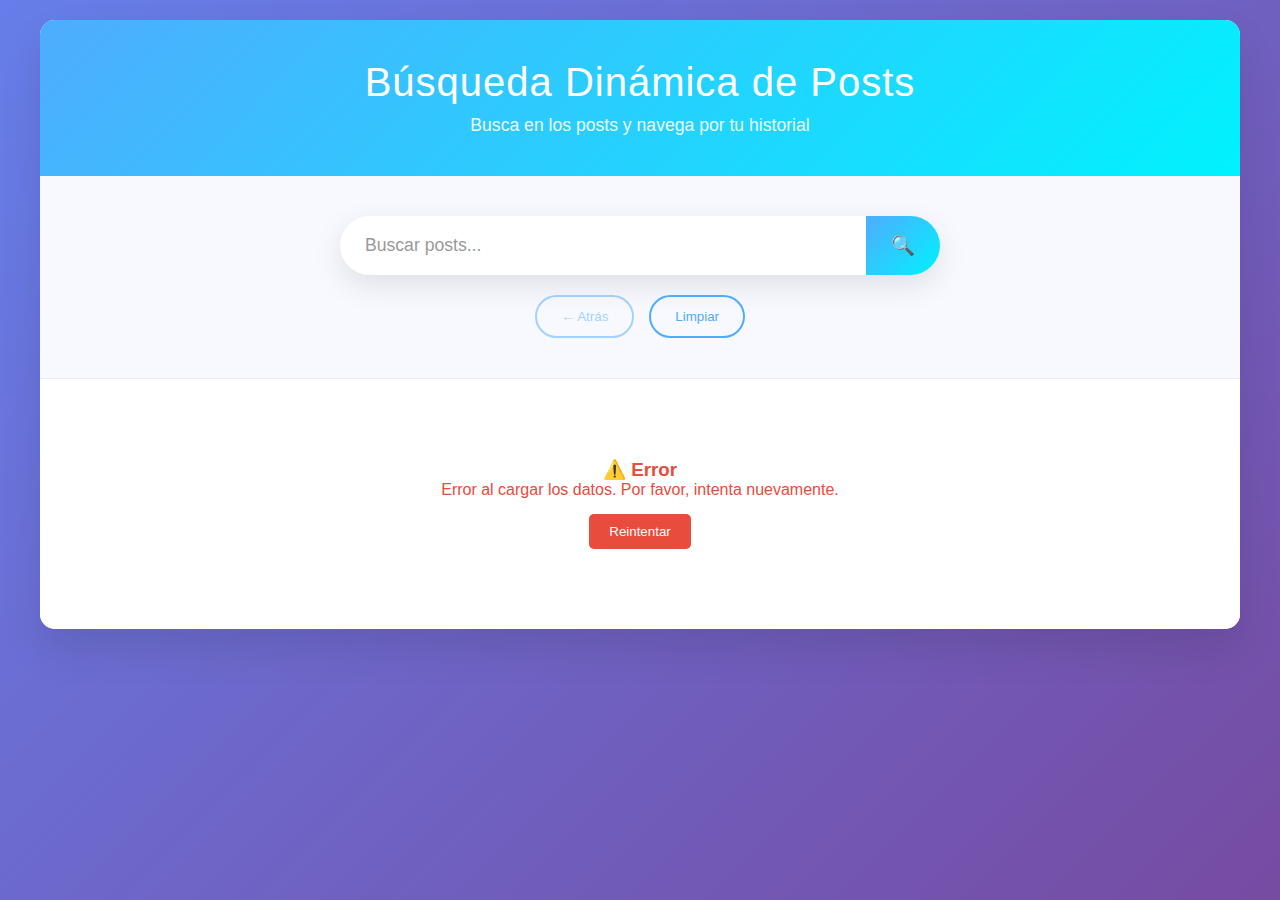
<file: 3er Punto/Index.html>
<!DOCTYPE html>
<html lang="es">
<head>
    <meta charset="UTF-8">
    <meta name="viewport" content="width=device-width, initial-scale=1.0">
    <title>Búsqueda Dinámica con Historial</title>
    <link rel="stylesheet" href="styles.css">
</head>
<body>
    <div class="container">
        <header>
            <h1>Búsqueda Dinámica de Posts</h1>
            <p class="subtitle">Busca en los posts y navega por tu historial</p>
        </header>

        <div class="search-container">
            <div class="search-box">
                <input type="text" id="searchInput" placeholder="Buscar posts..." autocomplete="off">
                <button id="searchButton">
                    <span class="search-icon">🔍</span>
                </button>
            </div>
            
            <div class="controls">
                <button id="backButton" disabled>← Atrás</button>
                <button id="clearButton">Limpiar</button>
            </div>
        </div>

        <div id="loadingIndicator" class="loading hidden">
            <div class="spinner"></div>
            <p>Cargando posts...</p>
        </div>

        <div id="searchInfo" class="search-info hidden">
            <p>Búsqueda actual: <span id="currentSearch"></span></p>
            <p>Resultados encontrados: <span id="resultCount">0</span></p>
        </div>

        <div id="resultsContainer" class="results-container">
            <!-- Los resultados se mostrarán aquí -->
        </div>

        <div id="noResults" class="no-results hidden">
            <h3>No se encontraron resultados</h3>
            <p>Prueba con diferentes palabras clave</p>
        </div>
    </div>

    <script src="script.js"></script>
</body>
</html>
</file>
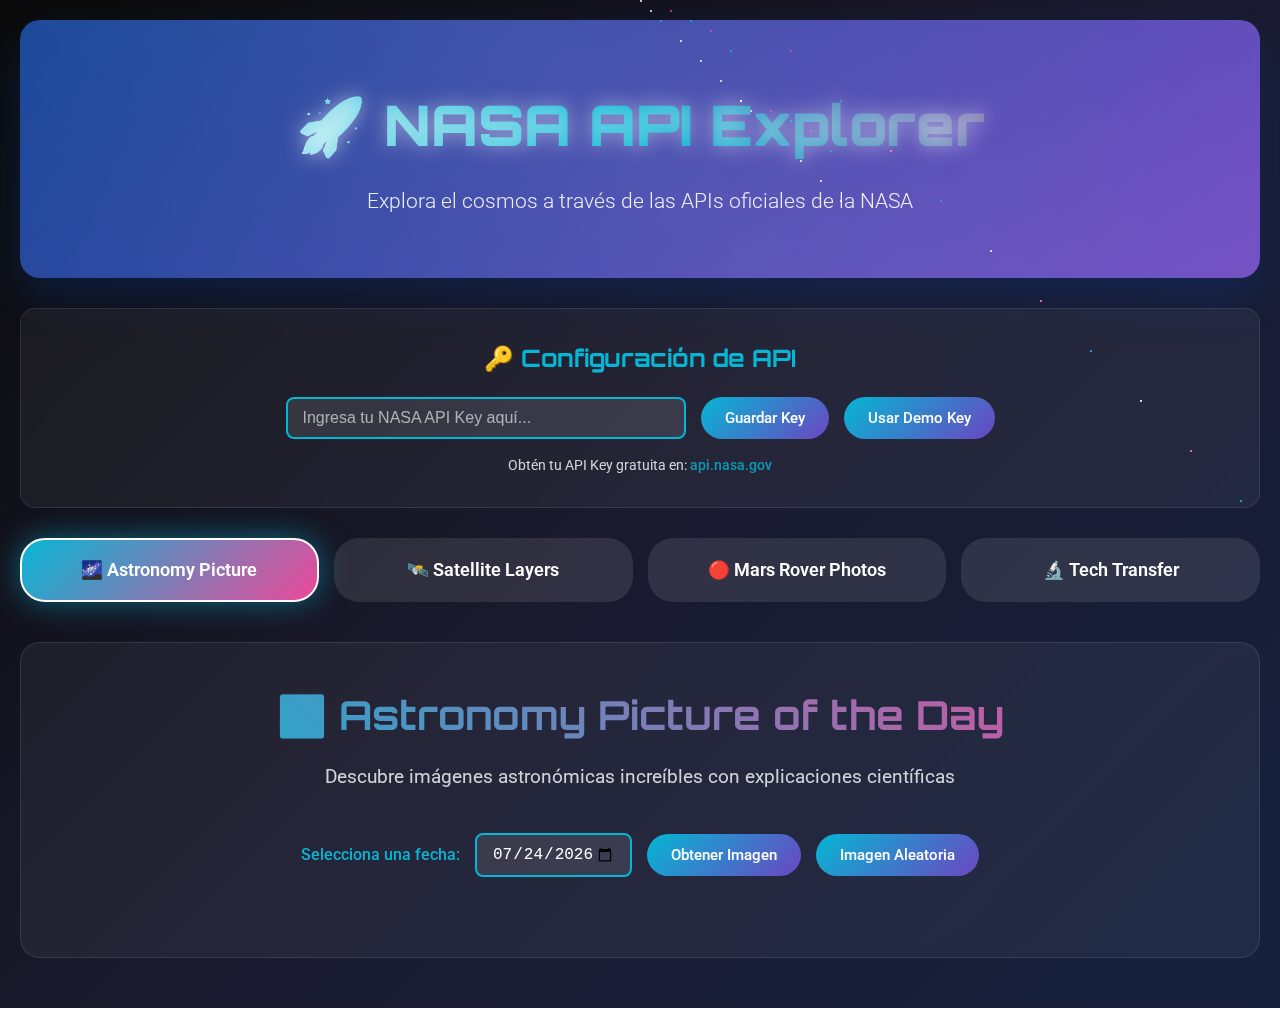
<file: 4to Punto/index.html>
<!DOCTYPE html>
<html lang="es">
<head>
    <meta charset="UTF-8">
    <meta name="viewport" content="width=device-width, initial-scale=1.0">
    <title>NASA API Explorer - Imágenes y Datos Espaciales</title>
    <link rel="stylesheet" href="styles.css">
    <link rel="preconnect" href="https://fonts.googleapis.com">
    <link rel="preconnect" href="https://fonts.gstatic.com" crossorigin>
    <link href="https://fonts.googleapis.com/css2?family=Orbitron:wght@400;700;900&family=Roboto:wght@300;400;500&display=swap" rel="stylesheet">
</head>
<body>
    <div class="container">
        <!-- Header principal -->
        <header class="main-header">
            <div class="header-content">
                <h1 class="main-title">🚀 NASA API Explorer</h1>
                <p class="subtitle">Explora el cosmos a través de las APIs oficiales de la NASA</p>
            </div>
            <div class="stars"></div>
        </header>

        <!-- Configuración de API Key -->
        <section class="api-config">
            <div class="config-container">
                <h2>🔑 Configuración de API</h2>
                <div class="api-key-input">
                    <input type="text" id="apiKeyInput" placeholder="Ingresa tu NASA API Key aquí..." />
                    <button id="saveApiKey">Guardar Key</button>
                    <button id="useDemoKey">Usar Demo Key</button>
                </div>
                <p class="api-info">
                    Obtén tu API Key gratuita en: 
                    <a href="https://api.nasa.gov/" target="_blank">api.nasa.gov</a>
                </p>
            </div>
        </section>

        <!-- Navegación entre módulos -->
        <nav class="module-nav">
            <button class="nav-btn active" data-module="apod">
                🌌 Astronomy Picture
            </button>
            <button class="nav-btn" data-module="wms">
                🛰️ Satellite Layers
            </button>
            <button class="nav-btn" data-module="mars">
                🔴 Mars Rover Photos
            </button>
            <button class="nav-btn" data-module="tech">
                🔬 Tech Transfer
            </button>
        </nav>

        <!-- Módulo APOD -->
        <section id="apod-module" class="module active">
            <div class="module-header">
                <h2>🌌 Astronomy Picture of the Day</h2>
                <p>Descubre imágenes astronómicas increíbles con explicaciones científicas</p>
            </div>
            
            <div class="controls">
                <div class="date-selector">
                    <label for="apodDate">Selecciona una fecha:</label>
                    <input type="date" id="apodDate" max="">
                    <button id="getApodBtn">Obtener Imagen</button>
                    <button id="getRandomApodBtn">Imagen Aleatoria</button>
                </div>
            </div>

            <div id="apodLoading" class="loading hidden">
                <div class="spinner"></div>
                <p>Cargando imagen astronómica...</p>
            </div>

            <div id="apodResults" class="results-container">
                <!-- Resultados APOD aquí -->
            </div>
        </section>

        <!-- Módulo WMS -->
        <section id="wms-module" class="module">
            <div class="module-header">
                <h2>🛰️ Satellite Layers WMS</h2>
                <p>Visualiza capas satelitales de la Tierra en tiempo real</p>
            </div>

            <div class="controls">
                <div class="layer-selector">
                    <label for="layerType">Tipo de capa:</label>
                    <select id="layerType">
                        <option value="MODIS_Terra_CorrectedReflectance_TrueColor">Color Real</option>
                        <option value="MODIS_Terra_Land_Surface_Temp_Day">Temperatura Superficie</option>
                        <option value="MODIS_Terra_Aerosol">Aerosol</option>
                        <option value="MODIS_Terra_Cloud_Fraction_Day">Nubes</option>
                    </select>
                    <input type="date" id="wmsDate" max="">
                    <button id="getWmsBtn">Obtener Imagen</button>
                </div>
            </div>

            <div id="wmsLoading" class="loading hidden">
                <div class="spinner"></div>
                <p>Generando imagen satelital...</p>
            </div>

            <div id="wmsResults" class="results-container">
                <!-- Resultados WMS aquí -->
            </div>
        </section>

        <!-- Módulo Mars Rover -->
        <section id="mars-module" class="module">
            <div class="module-header">
                <h2>🔴 Mars Rover Photos</h2>
                <p>Explora fotografías capturadas por el rover Curiosity en Marte</p>
            </div>

            <div class="controls">
                <div class="mars-controls">
                    <div class="control-group">
                        <label for="solInput">Sol (Día marciano):</label>
                        <input type="number" id="solInput" min="1" max="4000" value="1000" placeholder="Ej: 1000">
                    </div>
                    <div class="control-group">
                        <label for="cameraSelect">Cámara:</label>
                        <select id="cameraSelect">
                            <option value="">Todas las cámaras</option>
                            <option value="FHAZ">Front Hazard</option>
                            <option value="RHAZ">Rear Hazard</option>
                            <option value="MAST">Mast Camera</option>
                            <option value="CHEMCAM">Chemistry Camera</option>
                            <option value="MAHLI">Mars Hand Lens</option>
                            <option value="MARDI">Mars Descent</option>
                            <option value="NAVCAM">Navigation Camera</option>
                        </select>
                    </div>
                    <button id="getMarsBtn">Obtener Fotos</button>
                    <button id="getRandomSolBtn">Sol Aleatorio</button>
                </div>
            </div>

            <div id="marsLoading" class="loading hidden">
                <div class="spinner"></div>
                <p>Explorando Marte...</p>
            </div>

            <div id="marsResults" class="results-container">
                <!-- Resultados Mars aquí -->
            </div>
        </section>

        <!-- Módulo Tech Transfer -->
        <section id="tech-module" class="module">
            <div class="module-header">
                <h2>🔬 NASA Tech Transfer</h2>
                <p>Descubre patentes tecnológicas de la NASA con aplicaciones comerciales</p>
            </div>

            <div class="controls">
                <div class="tech-controls">
                    <div class="search-group">
                        <input type="text" id="techSearchInput" placeholder="Buscar tecnologías (ej: solar, satellite, robotics)">
                        <button id="searchTechBtn">Buscar</button>
                    </div>
                    <div class="limit-group">
                        <label for="techLimit">Cantidad de resultados:</label>
                        <select id="techLimit">
                            <option value="10">10</option>
                            <option value="20" selected>20</option>
                            <option value="50">50</option>
                        </select>
                    </div>
                </div>
            </div>

            <div id="techLoading" class="loading hidden">
                <div class="spinner"></div>
                <p>Buscando tecnologías NASA...</p>
            </div>

            <div id="techResults" class="results-container">
                <!-- Resultados Tech Transfer aquí -->
            </div>
        </section>

        <!-- Error general -->
        <div id="errorModal" class="modal hidden">
            <div class="modal-content">
                <h3>⚠️ Error</h3>
                <p id="errorMessage"></p>
                <button id="closeError">Cerrar</button>
            </div>
        </div>
    </div>

    <script src="config.js"></script>
    <script src="apod.js"></script>
    <script src="wms.js"></script>
    <script src="mars.js"></script>
    <script src="tech.js"></script>
    <script src="app.js"></script>
</body>
</html>
</file>
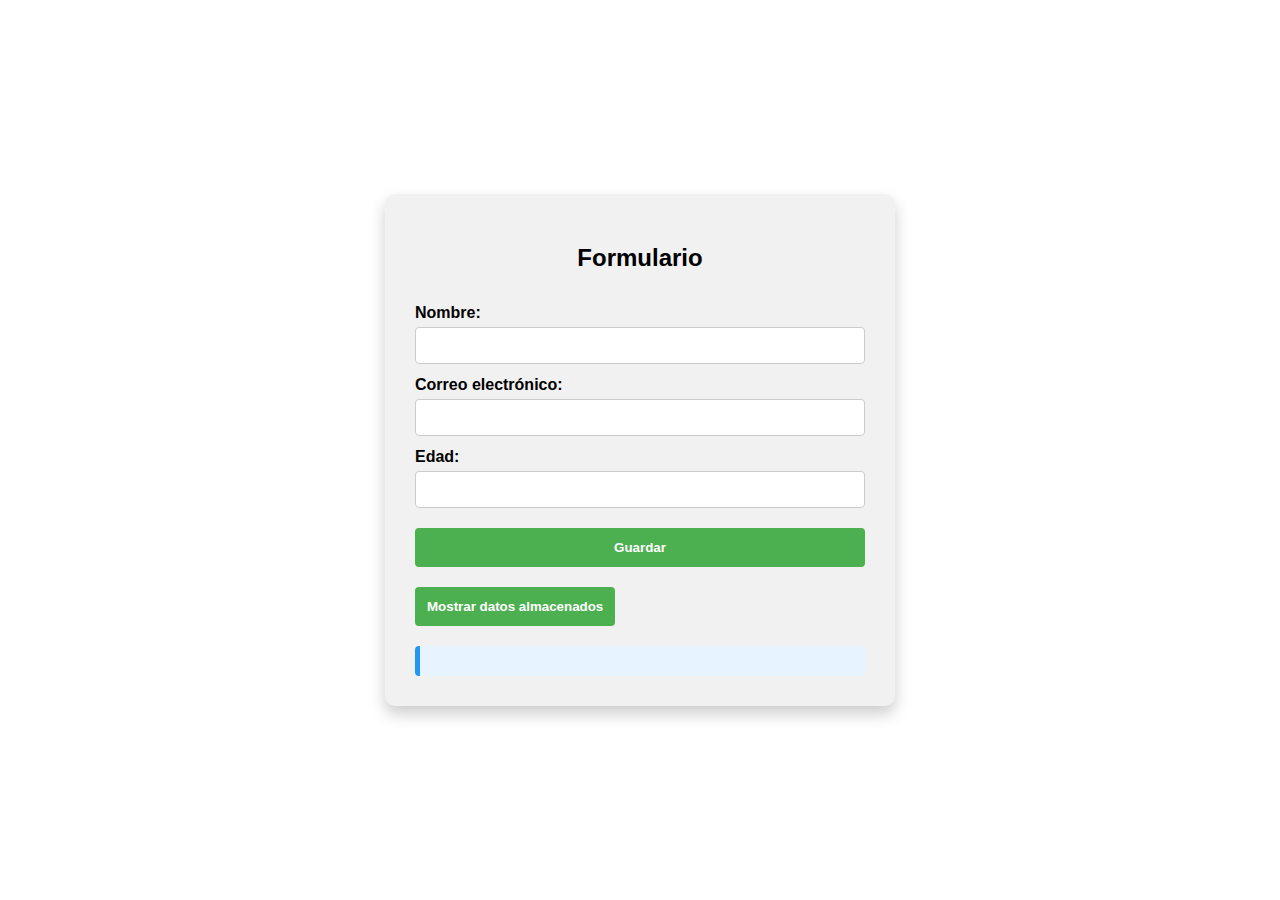
<file: punto1/index.html>
<!DOCTYPE html>
<html lang="es">
<head>
  <meta charset="UTF-8">
  <title>Formulario con Validación</title>
  <link rel="stylesheet" href="styles.css">
</head>
<body>
  <div class="container">
    <h2>Formulario</h2>
    <form id="formulario" novalidate>
      <label for="nombre">Nombre:</label>
      <input type="text" id="nombre" required>

      <label for="correo">Correo electrónico:</label>
      <input type="email" id="correo" required>

      <label for="edad">Edad:</label>
      <input type="number" id="edad" required>

      <button type="submit">Guardar</button>
    </form>

    <button id="mostrar">Mostrar datos almacenados</button>
    <div id="resultado"></div>
  </div>

  <script src="script.js"></script>
</body>
</html>
</file>
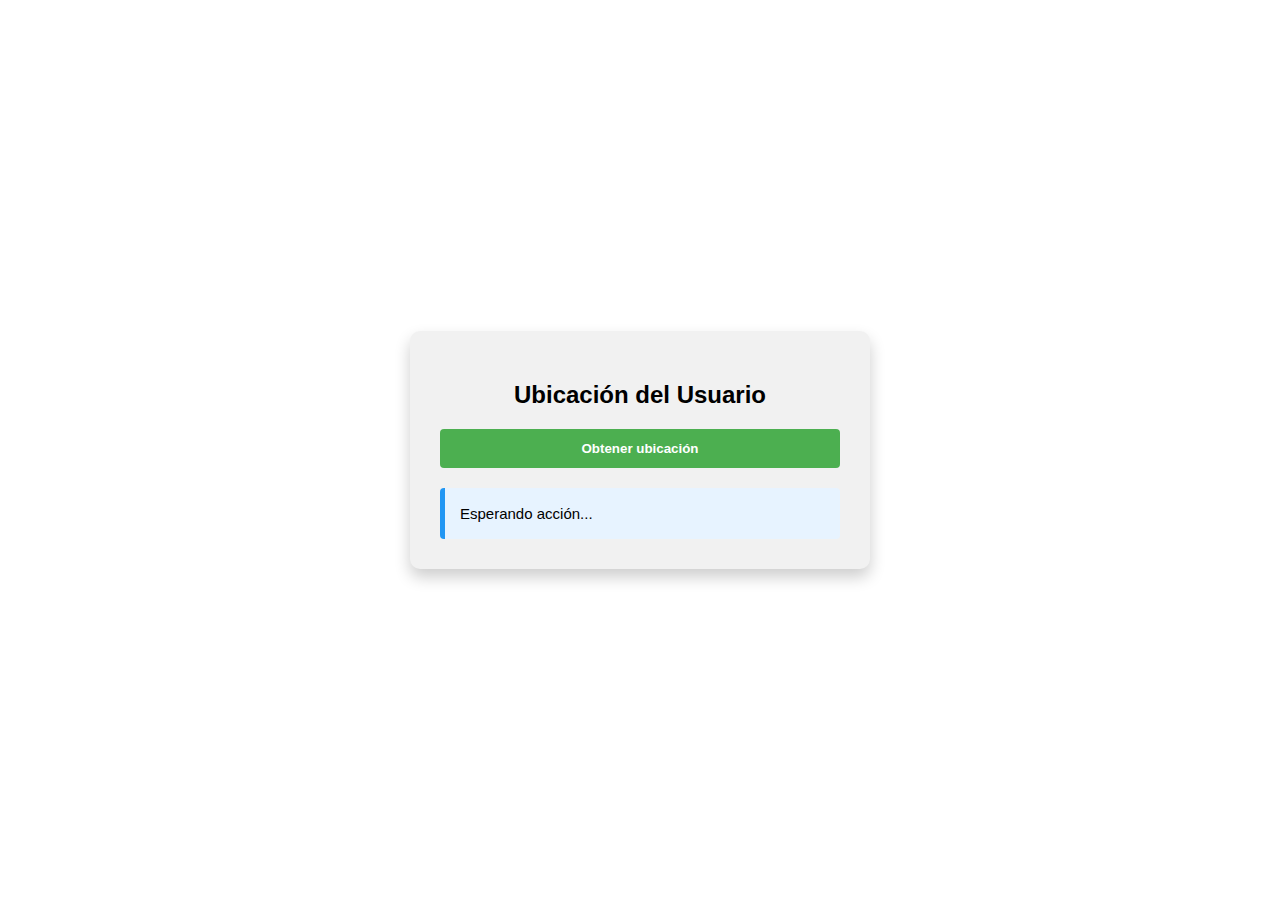
<file: punto2/index.html>
<!DOCTYPE html>
<html lang="es">
<head>
  <meta charset="UTF-8">
  <title>Geolocalización con Web Worker</title>
  <link rel="stylesheet" href="styles.css">
</head>

<body>
  <div class="container">
    <h2>Ubicación del Usuario</h2>
    <button id="obtener">Obtener ubicación</button>
    <div id="resultado">Esperando acción...</div>
  </div>

  <script src="script.js"></script>
</body>

</html>
</file>
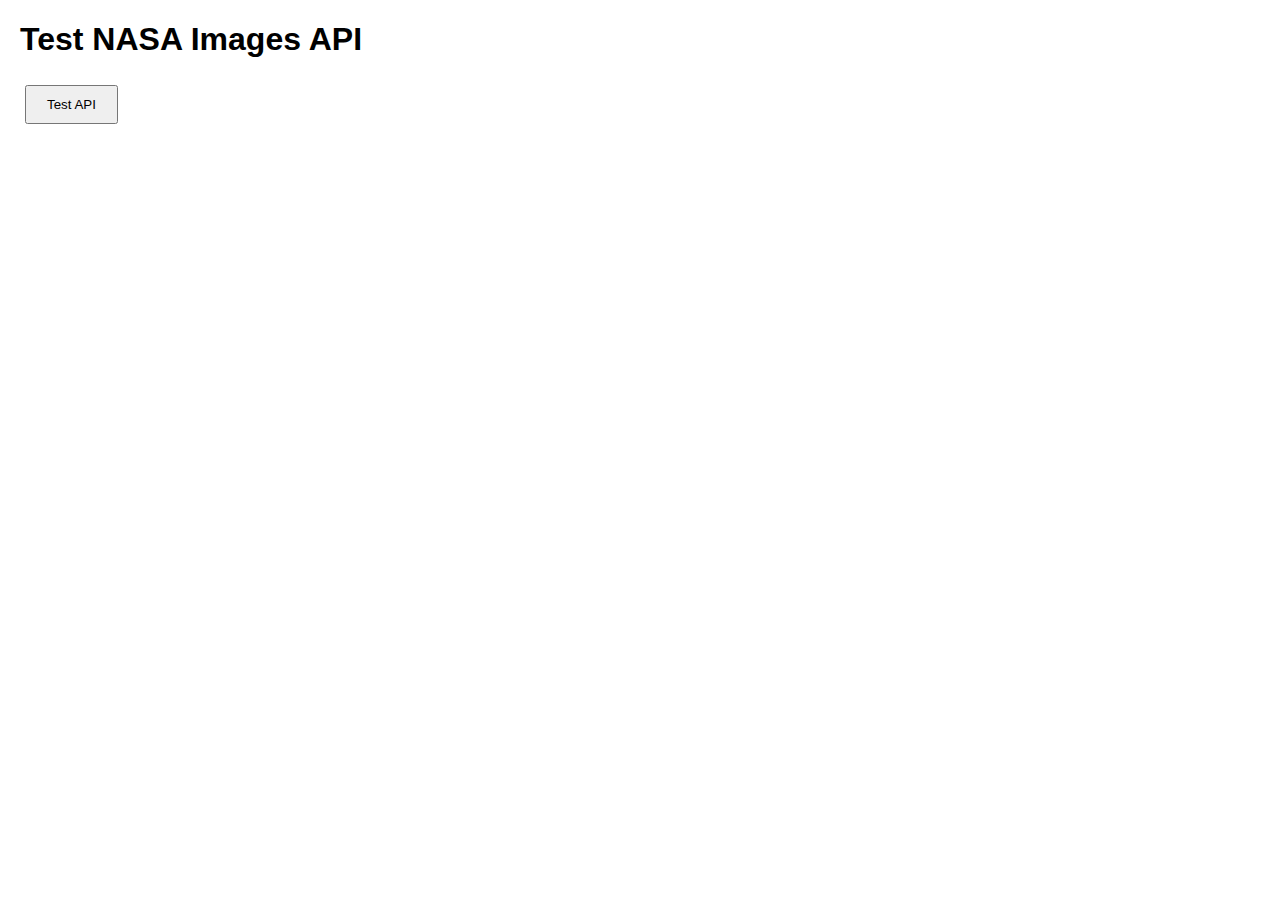
<file: 4to Punto/test-tech.html>
<!DOCTYPE html>
<html lang="es">
<head>
    <meta charset="UTF-8">
    <meta name="viewport" content="width=device-width, initial-scale=1.0">
    <title>Test Tech Transfer API</title>
    <style>
        body { font-family: Arial, sans-serif; margin: 20px; }
        .result { margin: 10px 0; padding: 10px; border: 1px solid #ccc; }
        button { padding: 10px 20px; margin: 5px; }
    </style>
</head>
<body>
    <h1>Test NASA Images API</h1>
    <button onclick="testAPI()">Test API</button>
    <div id="results"></div>

    <script>
        async function testAPI() {
            const resultsDiv = document.getElementById('results');
            resultsDiv.innerHTML = 'Cargando...';
            
            try {
                const response = await fetch('https://images-api.nasa.gov/search?q=rocket&media_type=image');
                const data = await response.json();
                
                console.log('API Response:', data);
                
                if (data.collection && data.collection.items) {
                    resultsDiv.innerHTML = `
                        <div class="result">
                            <h3>✅ API Funcionando</h3>
                            <p>Total de resultados: ${data.collection.items.length}</p>
                            <p>Primer resultado:</p>
                            <pre>${JSON.stringify(data.collection.items[0], null, 2)}</pre>
                        </div>
                    `;
                } else {
                    resultsDiv.innerHTML = '<div class="result">❌ No se encontraron resultados</div>';
                }
            } catch (error) {
                resultsDiv.innerHTML = `<div class="result">❌ Error: ${error.message}</div>`;
                console.error('Error:', error);
            }
        }
    </script>
</body>
</html>
</file>
<file: punto1/styles.css>
body {
  font-family: Arial, sans-serif;
  background-color: #ffffff;
  margin: 0;
  padding: 0;
  display: flex;
  justify-content: center;
  align-items: center;
  min-height: 100vh;
}

.container {
  width: 100%;
  max-width: 450px;
  background-color: #f1f1f1;
  padding: 30px;
  border-radius: 10px;
  box-shadow: 0 8px 16px rgba(0, 0, 0, 0.2);
}

h2 {
  text-align: center;
  margin-bottom: 20px;
}

form {
  display: flex;
  flex-direction: column;
}

label {
  margin-top: 12px;
  margin-bottom: 5px;
  font-weight: bold;
}

input {
  padding: 10px;
  border: 1px solid #ccc;
  border-radius: 4px;
}

button {
  margin-top: 20px;
  padding: 12px;
  background-color: #4CAF50;
  color: white;
  font-weight: bold;
  border: none;
  border-radius: 4px;
  cursor: pointer;
  transition: background 0.3s ease;
}

button:hover {
  background-color: #45a049;
}

#resultado {
  margin-top: 20px;
  background-color: #e7f3ff;
  padding: 15px;
  border-radius: 4px;
  border-left: 5px solid #2196F3;
}
</file>
<file: punto2/styles.css>
/* Estilo base */
body {
  font-family: Arial, sans-serif;
  background-color: #ffffff;
  margin: 0;
  padding: 0;
  display: flex;
  justify-content: center;
  align-items: center;
  min-height: 100vh;
}

/* Contenedor principal */
.container {
  display: block;
  max-width: 400px;
  width: 90%;
  background-color: #f1f1f1;
  padding: 30px;
  border-radius: 10px;
  box-shadow: 0 8px 16px rgba(0, 0, 0, 0.2);
}

/* Título centrado */
.container h2 {
  text-align: center;
  margin-bottom: 20px;
}

/* Botón */
button {
  width: 100%;
  padding: 12px;
  background-color: #4CAF50;
  color: white;
  font-weight: bold;
  border: none;
  border-radius: 4px;
  cursor: pointer;
  transition: background 0.3s ease;
  display: block;
  margin-top: 10px;
}

button:hover {
  background-color: #45a049;
}

/* Resultado */
#resultado {
  margin-top: 20px;
  background-color: #e7f3ff;
  padding: 15px;
  border-radius: 4px;
  border-left: 5px solid #2196F3;
  font-size: 15px;
  line-height: 1.4;
}
</file>
<file: 3er Punto/styles.css>
/* Reset y configuración base */
* {
    margin: 0;
    padding: 0;
    box-sizing: border-box;
}

body {
    font-family: 'Arial', sans-serif;
    background: linear-gradient(135deg, #667eea 0%, #764ba2 100%);
    min-height: 100vh;
    padding: 20px;
    color: #333;
}

.container {
    max-width: 1200px;
    margin: 0 auto;
    background: white;
    border-radius: 15px;
    box-shadow: 0 20px 40px rgba(0, 0, 0, 0.1);
    overflow: hidden;
}

/* Header */
header {
    background: linear-gradient(135deg, #4facfe 0%, #00f2fe 100%);
    padding: 40px;
    text-align: center;
    color: white;
}

header h1 {
    font-size: 2.5rem;
    margin-bottom: 10px;
    font-weight: 300;
    letter-spacing: 1px;
}

.subtitle {
    font-size: 1.1rem;
    opacity: 0.9;
    font-weight: 300;
}

/* Contenedor de búsqueda */
.search-container {
    padding: 40px;
    background: #f8f9ff;
    border-bottom: 1px solid #e9ecef;
}

.search-box {
    display: flex;
    max-width: 600px;
    margin: 0 auto 20px;
    background: white;
    border-radius: 50px;
    overflow: hidden;
    box-shadow: 0 10px 30px rgba(0, 0, 0, 0.1);
    transition: box-shadow 0.3s ease;
}

.search-box:focus-within {
    box-shadow: 0 15px 40px rgba(79, 172, 254, 0.3);
}

#searchInput {
    flex: 1;
    padding: 18px 25px;
    border: none;
    font-size: 1.1rem;
    outline: none;
    background: transparent;
}

#searchInput::placeholder {
    color: #999;
}

#searchButton {
    padding: 18px 25px;
    background: linear-gradient(135deg, #4facfe 0%, #00f2fe 100%);
    border: none;
    cursor: pointer;
    transition: all 0.3s ease;
    color: white;
}

#searchButton:hover {
    background: linear-gradient(135deg, #3d8bfe 0%, #0091ff 100%);
    transform: scale(1.05);
}

.search-icon {
    font-size: 1.2rem;
}

/* Controles */
.controls {
    display: flex;
    justify-content: center;
    gap: 15px;
}

.controls button {
    padding: 12px 24px;
    border: 2px solid #4facfe;
    background: transparent;
    color: #4facfe;
    border-radius: 25px;
    cursor: pointer;
    font-weight: 500;
    transition: all 0.3s ease;
}

.controls button:hover:not(:disabled) {
    background: #4facfe;
    color: white;
    transform: translateY(-2px);
}

.controls button:disabled {
    opacity: 0.5;
    cursor: not-allowed;
    transform: none;
}

/* Indicador de carga */
.loading {
    text-align: center;
    padding: 60px 40px;
    background: white;
}

.spinner {
    width: 50px;
    height: 50px;
    border: 4px solid #f3f3f3;
    border-top: 4px solid #4facfe;
    border-radius: 50%;
    animation: spin 1s linear infinite;
    margin: 0 auto 20px;
}

@keyframes spin {
    0% { transform: rotate(0deg); }
    100% { transform: rotate(360deg); }
}

.loading p {
    color: #666;
    font-size: 1.1rem;
}

/* Información de búsqueda */
.search-info {
    background: #e3f2fd;
    padding: 20px 40px;
    border-left: 4px solid #4facfe;
    margin: 0 40px;
    border-radius: 0 8px 8px 0;
}

.search-info p {
    margin: 5px 0;
    color: #1976d2;
}

#currentSearch {
    font-weight: bold;
    color: #0d47a1;
}

#resultCount {
    font-weight: bold;
    color: #0d47a1;
}

/* Contenedor de resultados */
.results-container {
    padding: 40px;
    background: white;
}

.post-card {
    background: white;
    border: 1px solid #e9ecef;
    border-radius: 12px;
    padding: 25px;
    margin-bottom: 20px;
    box-shadow: 0 5px 15px rgba(0, 0, 0, 0.08);
    transition: all 0.3s ease;
    position: relative;
    overflow: hidden;
}

.post-card::before {
    content: '';
    position: absolute;
    top: 0;
    left: 0;
    width: 4px;
    height: 100%;
    background: linear-gradient(135deg, #4facfe 0%, #00f2fe 100%);
}

.post-card:hover {
    transform: translateY(-5px);
    box-shadow: 0 15px 30px rgba(0, 0, 0, 0.15);
}

.post-id {
    background: linear-gradient(135deg, #4facfe 0%, #00f2fe 100%);
    color: white;
    padding: 5px 12px;
    border-radius: 20px;
    font-size: 0.9rem;
    font-weight: bold;
    display: inline-block;
    margin-bottom: 15px;
}

.post-title {
    font-size: 1.4rem;
    font-weight: 600;
    color: #2c3e50;
    margin-bottom: 15px;
    line-height: 1.4;
    text-transform: capitalize;
}

.post-body {
    color: #555;
    line-height: 1.6;
    font-size: 1rem;
}

.highlight {
    background: linear-gradient(120deg, #a8edea 0%, #fed6e3 100%);
    padding: 2px 4px;
    border-radius: 3px;
    font-weight: 500;
}

/* Sin resultados */
.no-results {
    text-align: center;
    padding: 80px 40px;
    background: white;
}

.no-results h3 {
    color: #666;
    font-size: 1.8rem;
    margin-bottom: 15px;
    font-weight: 300;
}

.no-results p {
    color: #999;
    font-size: 1.1rem;
}

/* Utilidades */
.hidden {
    display: none;
}

/* Animaciones */
@keyframes fadeInUp {
    from {
        opacity: 0;
        transform: translateY(30px);
    }
    to {
        opacity: 1;
        transform: translateY(0);
    }
}

.post-card {
    animation: fadeInUp 0.5s ease forwards;
}

/* Responsive */
@media (max-width: 768px) {
    body {
        padding: 10px;
    }
    
    .container {
        border-radius: 10px;
    }
    
    header {
        padding: 30px 20px;
    }
    
    header h1 {
        font-size: 2rem;
    }
    
    .search-container {
        padding: 30px 20px;
    }
    
    .search-box {
        margin-bottom: 15px;
    }
    
    #searchInput {
        padding: 15px 20px;
        font-size: 1rem;
    }
    
    #searchButton {
        padding: 15px 20px;
    }
    
    .controls {
        flex-direction: column;
        align-items: center;
    }
    
    .controls button {
        width: 120px;
    }
    
    .results-container {
        padding: 20px;
    }
    
    .post-card {
        padding: 20px;
    }
    
    .post-title {
        font-size: 1.2rem;
    }
    
    .search-info {
        margin: 0 20px;
        padding: 15px 20px;
    }
}

@media (max-width: 480px) {
    header h1 {
        font-size: 1.8rem;
    }
    
    .subtitle {
        font-size: 1rem;
    }
    
    .search-box {
        flex-direction: column;
        border-radius: 15px;
    }
    
    #searchInput {
        border-radius: 15px 15px 0 0;
    }
    
    #searchButton {
        border-radius: 0 0 15px 15px;
        padding: 15px;
    }
}
</file>
<file: 4to Punto/styles.css>
/* NASA API Explorer - Estilos */

/* Reset y configuración base */
* {
    margin: 0;
    padding: 0;
    box-sizing: border-box;
}

:root {
    --nasa-blue: #0B3D91;
    --nasa-red: #FC3D21;
    --space-black: #0a0a0a;
    --cosmic-purple: #6B46C1;
    --star-white: #ffffff;
    --nebula-pink: #EC4899;
    --galaxy-cyan: #06B6D4;
    --mars-orange: #FF6B35;
    --deep-space: #1a1a2e;
    --cosmic-blue: #16213e;
}

body {
    font-family: 'Roboto', sans-serif;
    background: linear-gradient(135deg, var(--space-black) 0%, var(--deep-space) 50%, var(--cosmic-blue) 100%);
    color: var(--star-white);
    line-height: 1.6;
    min-height: 100vh;
    position: relative;
    overflow-x: hidden;
}

/* Efecto de estrellas animadas */
.stars {
    position: fixed;
    top: 0;
    left: 0;
    width: 100%;
    height: 100%;
    pointer-events: none;
    z-index: 1;
}

.stars::before,
.stars::after {
    content: '';
    position: absolute;
    width: 2px;
    height: 2px;
    background: var(--star-white);
    border-radius: 50%;
    animation: twinkle 3s infinite;
    box-shadow: 
        10px 10px var(--star-white),
        20px 20px var(--galaxy-cyan),
        30px 10px var(--nebula-pink),
        40px 40px var(--star-white),
        50px 20px var(--galaxy-cyan),
        60px 60px var(--star-white),
        70px 30px var(--nebula-pink),
        80px 80px var(--star-white),
        90px 50px var(--galaxy-cyan),
        100px 100px var(--star-white),
        150px 50px var(--nebula-pink),
        200px 100px var(--galaxy-cyan),
        250px 150px var(--star-white),
        300px 200px var(--nebula-pink),
        350px 250px var(--galaxy-cyan),
        400px 300px var(--star-white),
        450px 350px var(--nebula-pink),
        500px 400px var(--galaxy-cyan),
        550px 450px var(--star-white),
        600px 500px var(--nebula-pink);
}

.stars::after {
    animation-delay: 1.5s;
    transform: translateX(100px) translateY(100px);
}

@keyframes twinkle {
    0%, 100% { opacity: 0.3; }
    50% { opacity: 1; }
}

/* Container principal */
.container {
    max-width: 1400px;
    margin: 0 auto;
    padding: 20px;
    position: relative;
    z-index: 2;
}

/* Header principal */
.main-header {
    text-align: center;
    padding: 60px 20px;
    background: linear-gradient(135deg, var(--nasa-blue) 0%, var(--cosmic-purple) 100%);
    border-radius: 20px;
    margin-bottom: 30px;
    position: relative;
    overflow: hidden;
    box-shadow: 0 20px 40px rgba(11, 61, 145, 0.3);
}

.main-header::before {
    content: '';
    position: absolute;
    top: -50%;
    left: -50%;
    width: 200%;
    height: 200%;
    background: linear-gradient(45deg, transparent, rgba(255, 255, 255, 0.1), transparent);
    animation: shine 3s infinite;
}

@keyframes shine {
    0% { transform: translateX(-100%) translateY(-100%) rotate(45deg); }
    100% { transform: translateX(100%) translateY(100%) rotate(45deg); }
}

.header-content {
    position: relative;
    z-index: 2;
}

.main-title {
    font-family: 'Orbitron', monospace;
    font-size: 3.5rem;
    font-weight: 900;
    margin-bottom: 15px;
    text-shadow: 0 0 20px rgba(255, 255, 255, 0.5);
    background: linear-gradient(45deg, var(--star-white), var(--galaxy-cyan), var(--nebula-pink));
    -webkit-background-clip: text;
    -webkit-text-fill-color: transparent;
    background-clip: text;
}

.subtitle {
    font-size: 1.3rem;
    opacity: 0.9;
    font-weight: 300;
}

/* Configuración API */
.api-config {
    background: rgba(255, 255, 255, 0.05);
    backdrop-filter: blur(10px);
    border: 1px solid rgba(255, 255, 255, 0.1);
    border-radius: 15px;
    padding: 30px;
    margin-bottom: 30px;
    text-align: center;
}

.api-config h2 {
    font-family: 'Orbitron', monospace;
    margin-bottom: 20px;
    color: var(--galaxy-cyan);
}

.api-key-input {
    display: flex;
    gap: 15px;
    justify-content: center;
    align-items: center;
    flex-wrap: wrap;
    margin-bottom: 15px;
}

.api-key-input input {
    flex: 1;
    max-width: 400px;
    padding: 12px 20px;
    border: 2px solid var(--galaxy-cyan);
    border-radius: 25px;
    background: rgba(255, 255, 255, 0.1);
    color: var(--star-white);
    font-size: 1rem;
    outline: none;
    transition: all 0.3s ease;
}

.api-key-input input:focus {
    border-color: var(--nebula-pink);
    box-shadow: 0 0 20px rgba(236, 72, 153, 0.3);
}

.api-key-input input::placeholder {
    color: rgba(255, 255, 255, 0.6);
}

.api-info {
    opacity: 0.8;
    font-size: 0.9rem;
}

.api-info a {
    color: var(--galaxy-cyan);
    text-decoration: none;
    font-weight: 500;
}

.api-info a:hover {
    color: var(--nebula-pink);
}

/* Botones */
button {
    padding: 12px 24px;
    border: none;
    border-radius: 25px;
    background: linear-gradient(135deg, var(--galaxy-cyan) 0%, var(--cosmic-purple) 100%);
    color: var(--star-white);
    font-weight: 500;
    cursor: pointer;
    transition: all 0.3s ease;
    font-family: inherit;
    font-size: 0.95rem;
    position: relative;
    overflow: hidden;
}

button:hover {
    transform: translateY(-2px);
    box-shadow: 0 10px 25px rgba(6, 182, 212, 0.4);
}

button:active {
    transform: translateY(0);
}

button:disabled {
    opacity: 0.5;
    cursor: not-allowed;
    transform: none;
}

/* Navegación de módulos */
.module-nav {
    display: grid;
    grid-template-columns: repeat(auto-fit, minmax(200px, 1fr));
    gap: 15px;
    margin-bottom: 40px;
}

.nav-btn {
    padding: 20px;
    font-size: 1.1rem;
    font-weight: 600;
    background: rgba(255, 255, 255, 0.1);
    border: 2px solid transparent;
    transition: all 0.3s ease;
}

.nav-btn:hover {
    background: rgba(6, 182, 212, 0.2);
    border-color: var(--galaxy-cyan);
}

.nav-btn.active {
    background: linear-gradient(135deg, var(--galaxy-cyan) 0%, var(--nebula-pink) 100%);
    border-color: var(--star-white);
    box-shadow: 0 0 30px rgba(6, 182, 212, 0.5);
}

/* Módulos */
.module {
    display: none;
    background: rgba(255, 255, 255, 0.05);
    backdrop-filter: blur(10px);
    border: 1px solid rgba(255, 255, 255, 0.1);
    border-radius: 20px;
    padding: 40px;
    margin-bottom: 30px;
}

.module.active {
    display: block;
    animation: moduleAppear 0.5s ease-out;
}

@keyframes moduleAppear {
    from {
        opacity: 0;
        transform: translateY(30px);
    }
    to {
        opacity: 1;
        transform: translateY(0);
    }
}

.module-header {
    text-align: center;
    margin-bottom: 40px;
}

.module-header h2 {
    font-family: 'Orbitron', monospace;
    font-size: 2.5rem;
    margin-bottom: 15px;
    background: linear-gradient(45deg, var(--galaxy-cyan), var(--nebula-pink));
    -webkit-background-clip: text;
    -webkit-text-fill-color: transparent;
    background-clip: text;
}

.module-header p {
    font-size: 1.2rem;
    opacity: 0.8;
}

/* Controles */
.controls {
    margin-bottom: 40px;
}

.date-selector,
.layer-selector,
.mars-controls,
.tech-controls {
    display: flex;
    gap: 15px;
    align-items: center;
    justify-content: center;
    flex-wrap: wrap;
}

.mars-controls,
.tech-controls {
    justify-content: space-between;
}

.control-group,
.search-group,
.limit-group {
    display: flex;
    gap: 10px;
    align-items: center;
    flex-wrap: wrap;
}

label {
    font-weight: 500;
    color: var(--galaxy-cyan);
    min-width: max-content;
}

input[type="date"],
input[type="number"],
input[type="text"],
select {
    padding: 10px 15px;
    border: 2px solid var(--galaxy-cyan);
    border-radius: 8px;
    background: rgba(255, 255, 255, 0.1);
    color: var(--star-white);
    font-size: 1rem;
    outline: none;
    transition: all 0.3s ease;
    min-width: 150px;
}

input[type="date"]:focus,
input[type="number"]:focus,
input[type="text"]:focus,
select:focus {
    border-color: var(--nebula-pink);
    box-shadow: 0 0 15px rgba(236, 72, 153, 0.3);
}

/* Loading */
.loading {
    text-align: center;
    padding: 60px 20px;
}

.spinner {
    width: 60px;
    height: 60px;
    border: 4px solid rgba(6, 182, 212, 0.3);
    border-top: 4px solid var(--galaxy-cyan);
    border-radius: 50%;
    animation: spin 1s linear infinite;
    margin: 0 auto 20px;
}

@keyframes spin {
    0% { transform: rotate(0deg); }
    100% { transform: rotate(360deg); }
}

.loading p {
    font-size: 1.2rem;
    color: var(--galaxy-cyan);
}

/* Contenedores de resultados */
.results-container {
    display: grid;
    gap: 30px;
}

/* Cards de resultados */
.result-card {
    background: rgba(255, 255, 255, 0.05);
    border: 1px solid rgba(255, 255, 255, 0.1);
    border-radius: 15px;
    padding: 30px;
    transition: all 0.3s ease;
    position: relative;
    overflow: hidden;
}

.result-card:hover {
    transform: translateY(-5px);
    box-shadow: 0 15px 35px rgba(6, 182, 212, 0.2);
    border-color: var(--galaxy-cyan);
}

.result-card::before {
    content: '';
    position: absolute;
    top: 0;
    left: 0;
    width: 100%;
    height: 4px;
    background: linear-gradient(90deg, var(--galaxy-cyan), var(--nebula-pink), var(--mars-orange));
}

.result-title {
    font-family: 'Orbitron', monospace;
    font-size: 1.5rem;
    margin-bottom: 15px;
    color: var(--galaxy-cyan);
}

.result-image {
    width: 100%;
    border-radius: 10px;
    margin: 20px 0;
    transition: transform 0.3s ease;
}

.result-image:hover {
    transform: scale(1.02);
}

.result-description {
    font-size: 1rem;
    line-height: 1.7;
    opacity: 0.9;
}

.result-meta {
    display: flex;
    gap: 20px;
    margin-top: 20px;
    font-size: 0.9rem;
    opacity: 0.8;
    flex-wrap: wrap;
}

.meta-item {
    background: rgba(6, 182, 212, 0.2);
    padding: 5px 12px;
    border-radius: 15px;
    border: 1px solid var(--galaxy-cyan);
}

/* Grid para fotos Mars */
.mars-grid {
    display: grid;
    grid-template-columns: repeat(auto-fill, minmax(300px, 1fr));
    gap: 20px;
}

.mars-photo {
    background: rgba(255, 255, 255, 0.05);
    border-radius: 10px;
    overflow: hidden;
    transition: transform 0.3s ease;
}

.mars-photo:hover {
    transform: scale(1.05);
}

.mars-photo img {
    width: 100%;
    height: 200px;
    object-fit: cover;
}

.mars-photo-info {
    padding: 15px;
}

.mars-photo-info h4 {
    color: var(--mars-orange);
    margin-bottom: 10px;
}

/* Tech Transfer específicos */
.tech-card {
    display: grid;
    grid-template-columns: 200px 1fr;
    gap: 30px;
    align-items: start;
}

.tech-image {
    width: 100%;
    height: 150px;
    object-fit: cover;
    border-radius: 10px;
}

.tech-content h3 {
    color: var(--cosmic-purple);
    margin-bottom: 15px;
}

/* Modal de error */
.modal {
    position: fixed;
    top: 0;
    left: 0;
    width: 100%;
    height: 100%;
    background: rgba(0, 0, 0, 0.8);
    display: flex;
    justify-content: center;
    align-items: center;
    z-index: 1000;
}

.modal.hidden {
    display: none;
}

.modal-content {
    background: var(--deep-space);
    border: 2px solid var(--nasa-red);
    border-radius: 15px;
    padding: 40px;
    text-align: center;
    max-width: 500px;
    margin: 20px;
}

.modal-content h3 {
    color: var(--nasa-red);
    margin-bottom: 20px;
    font-size: 1.5rem;
}

.modal-content button {
    background: linear-gradient(135deg, var(--nasa-red), var(--mars-orange));
    margin-top: 20px;
}

/* Notificaciones */
.notification {
    position: fixed;
    top: 20px;
    right: 20px;
    padding: 15px 25px;
    border-radius: 10px;
    color: var(--star-white);
    font-weight: 500;
    z-index: 1001;
    display: flex;
    align-items: center;
    gap: 15px;
    min-width: 300px;
    box-shadow: 0 10px 25px rgba(0, 0, 0, 0.3);
    animation: slideIn 0.3s ease-out;
}

@keyframes slideIn {
    from {
        transform: translateX(100%);
        opacity: 0;
    }
    to {
        transform: translateX(0);
        opacity: 1;
    }
}

.notification.success {
    background: linear-gradient(135deg, #10B981, #059669);
    border-left: 4px solid #34D399;
}

.notification.error {
    background: linear-gradient(135deg, var(--nasa-red), #DC2626);
    border-left: 4px solid #F87171;
}

.notification.warning {
    background: linear-gradient(135deg, #F59E0B, #D97706);
    border-left: 4px solid #FBBF24;
}

.notification.info {
    background: linear-gradient(135deg, var(--galaxy-cyan), #0891B2);
    border-left: 4px solid #38BDF8;
}

.notification button {
    background: rgba(255, 255, 255, 0.2);
    border: none;
    color: var(--star-white);
    width: 30px;
    height: 30px;
    border-radius: 50%;
    cursor: pointer;
    display: flex;
    align-items: center;
    justify-content: center;
    font-size: 1.2rem;
    padding: 0;
}

/* Utilidades */
.hidden {
    display: none !important;
}

.text-center {
    text-align: center;
}

.mb-20 {
    margin-bottom: 20px;
}

.mt-20 {
    margin-top: 20px;
}

/* Responsive */
@media (max-width: 768px) {
    .container {
        padding: 10px;
    }
    
    .main-title {
        font-size: 2.5rem;
    }
    
    .module {
        padding: 20px;
    }
    
    .date-selector,
    .layer-selector,
    .mars-controls,
    .tech-controls {
        flex-direction: column;
        align-items: stretch;
    }
    
    .control-group,
    .search-group {
        flex-direction: column;
        align-items: stretch;
    }
    
    .tech-card {
        grid-template-columns: 1fr;
        gap: 20px;
    }
    
    .mars-grid {
        grid-template-columns: 1fr;
    }
    
    .api-key-input {
        flex-direction: column;
    }
    
    .api-key-input input {
        max-width: none;
    }
    
    .module-nav {
        grid-template-columns: 1fr;
    }
    
    .notification {
        right: 10px;
        left: 10px;
        min-width: auto;
    }
}
</file>
